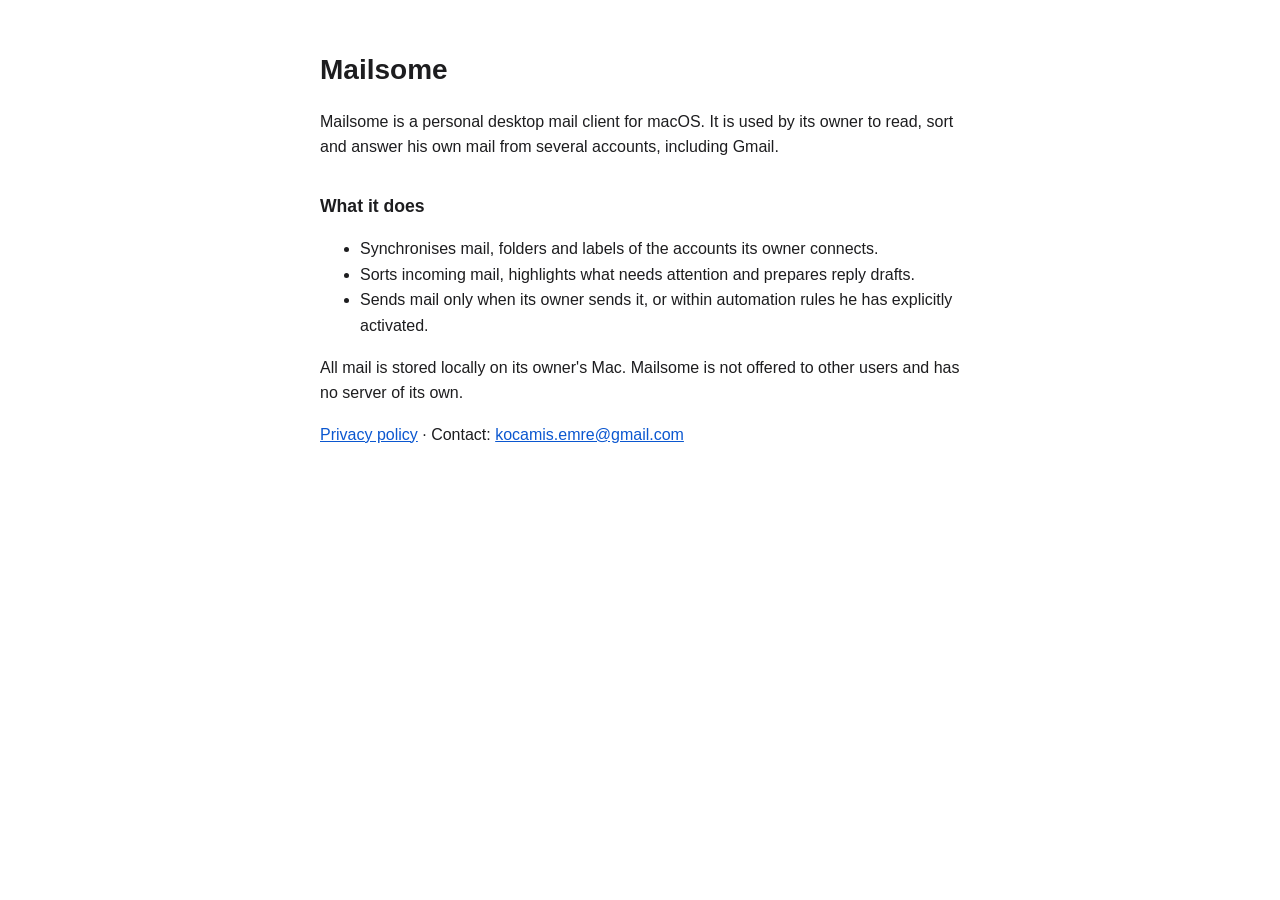
<file: index.html>
<!doctype html>
<html lang="en">
<head>
<meta charset="utf-8">
<meta name="viewport" content="width=device-width, initial-scale=1">
<title>Mailsome</title>
<meta name="description" content="Mailsome is a personal desktop mail client for macOS.">
<link rel="stylesheet" href="style.css">
</head>
<body>
<main>
  <h1>Mailsome</h1>
  <p>Mailsome is a personal desktop mail client for macOS. It is used by its owner to read, sort and answer his own mail from several accounts, including Gmail.</p>
  <h2>What it does</h2>
  <ul>
    <li>Synchronises mail, folders and labels of the accounts its owner connects.</li>
    <li>Sorts incoming mail, highlights what needs attention and prepares reply drafts.</li>
    <li>Sends mail only when its owner sends it, or within automation rules he has explicitly activated.</li>
  </ul>
  <p>All mail is stored locally on its owner's Mac. Mailsome is not offered to other users and has no server of its own.</p>
  <p><a href="privacy/">Privacy policy</a> · Contact: <a href="mailto:kocamis.emre@gmail.com">kocamis.emre@gmail.com</a></p>
</main>
</body>
</html>
</file>
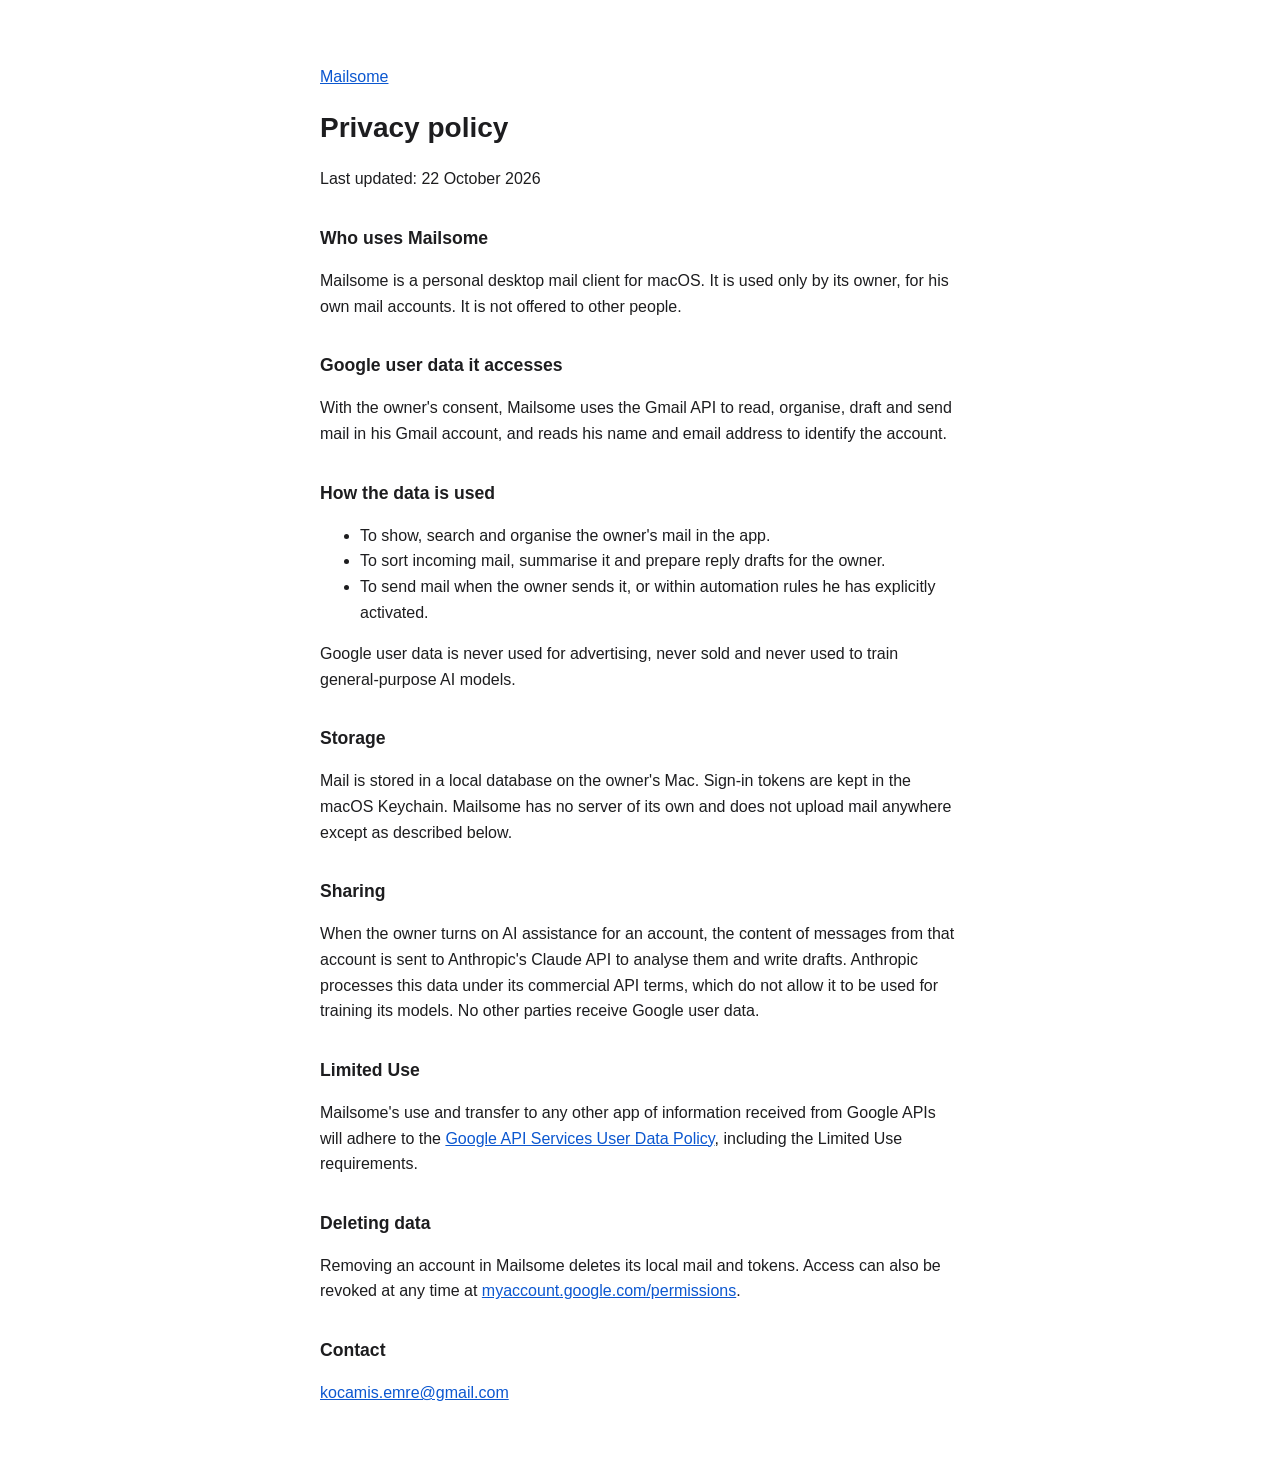
<file: privacy/index.html>
<!doctype html>
<html lang="en">
<head>
<meta charset="utf-8">
<meta name="viewport" content="width=device-width, initial-scale=1">
<title>Mailsome privacy policy</title>
<link rel="stylesheet" href="../style.css">
</head>
<body>
<main>
  <p><a href="../">Mailsome</a></p>
  <h1>Privacy policy</h1>
  <p>Last updated: 22 October 2026</p>

  <h2>Who uses Mailsome</h2>
  <p>Mailsome is a personal desktop mail client for macOS. It is used only by its owner, for his own mail accounts. It is not offered to other people.</p>

  <h2>Google user data it accesses</h2>
  <p>With the owner's consent, Mailsome uses the Gmail API to read, organise, draft and send mail in his Gmail account, and reads his name and email address to identify the account.</p>

  <h2>How the data is used</h2>
  <ul>
    <li>To show, search and organise the owner's mail in the app.</li>
    <li>To sort incoming mail, summarise it and prepare reply drafts for the owner.</li>
    <li>To send mail when the owner sends it, or within automation rules he has explicitly activated.</li>
  </ul>
  <p>Google user data is never used for advertising, never sold and never used to train general-purpose AI models.</p>

  <h2>Storage</h2>
  <p>Mail is stored in a local database on the owner's Mac. Sign-in tokens are kept in the macOS Keychain. Mailsome has no server of its own and does not upload mail anywhere except as described below.</p>

  <h2>Sharing</h2>
  <p>When the owner turns on AI assistance for an account, the content of messages from that account is sent to Anthropic's Claude API to analyse them and write drafts. Anthropic processes this data under its commercial API terms, which do not allow it to be used for training its models. No other parties receive Google user data.</p>

  <h2>Limited Use</h2>
  <p>Mailsome's use and transfer to any other app of information received from Google APIs will adhere to the <a href="https://developers.google.com/terms/api-services-user-data-policy">Google API Services User Data Policy</a>, including the Limited Use requirements.</p>

  <h2>Deleting data</h2>
  <p>Removing an account in Mailsome deletes its local mail and tokens. Access can also be revoked at any time at <a href="https://myaccount.google.com/permissions">myaccount.google.com/permissions</a>.</p>

  <h2>Contact</h2>
  <p><a href="mailto:kocamis.emre@gmail.com">kocamis.emre@gmail.com</a></p>
</main>
</body>
</html>
</file>
<file: style.css>
:root {
  color-scheme: light dark;
  --text: #1d1d1f;
  --muted: #5f6368;
  --link: #0b57d0;
  --background: #ffffff;
}
@media (prefers-color-scheme: dark) {
  :root {
    --text: #e8e8ed;
    --muted: #a1a1a6;
    --link: #8ab4f8;
    --background: #161618;
  }
}
body {
  margin: 0;
  background: var(--background);
  color: var(--text);
  font: 16px/1.6 -apple-system, BlinkMacSystemFont, "Segoe UI", sans-serif;
}
main {
  max-width: 40rem;
  margin: 0 auto;
  padding: 3rem 1rem;
}
h1 { font-size: 1.75rem; margin: 0 0 1rem; }
h2 { font-size: 1.1rem; margin: 2rem 0 0.5rem; }
a { color: var(--link); }
</file>
